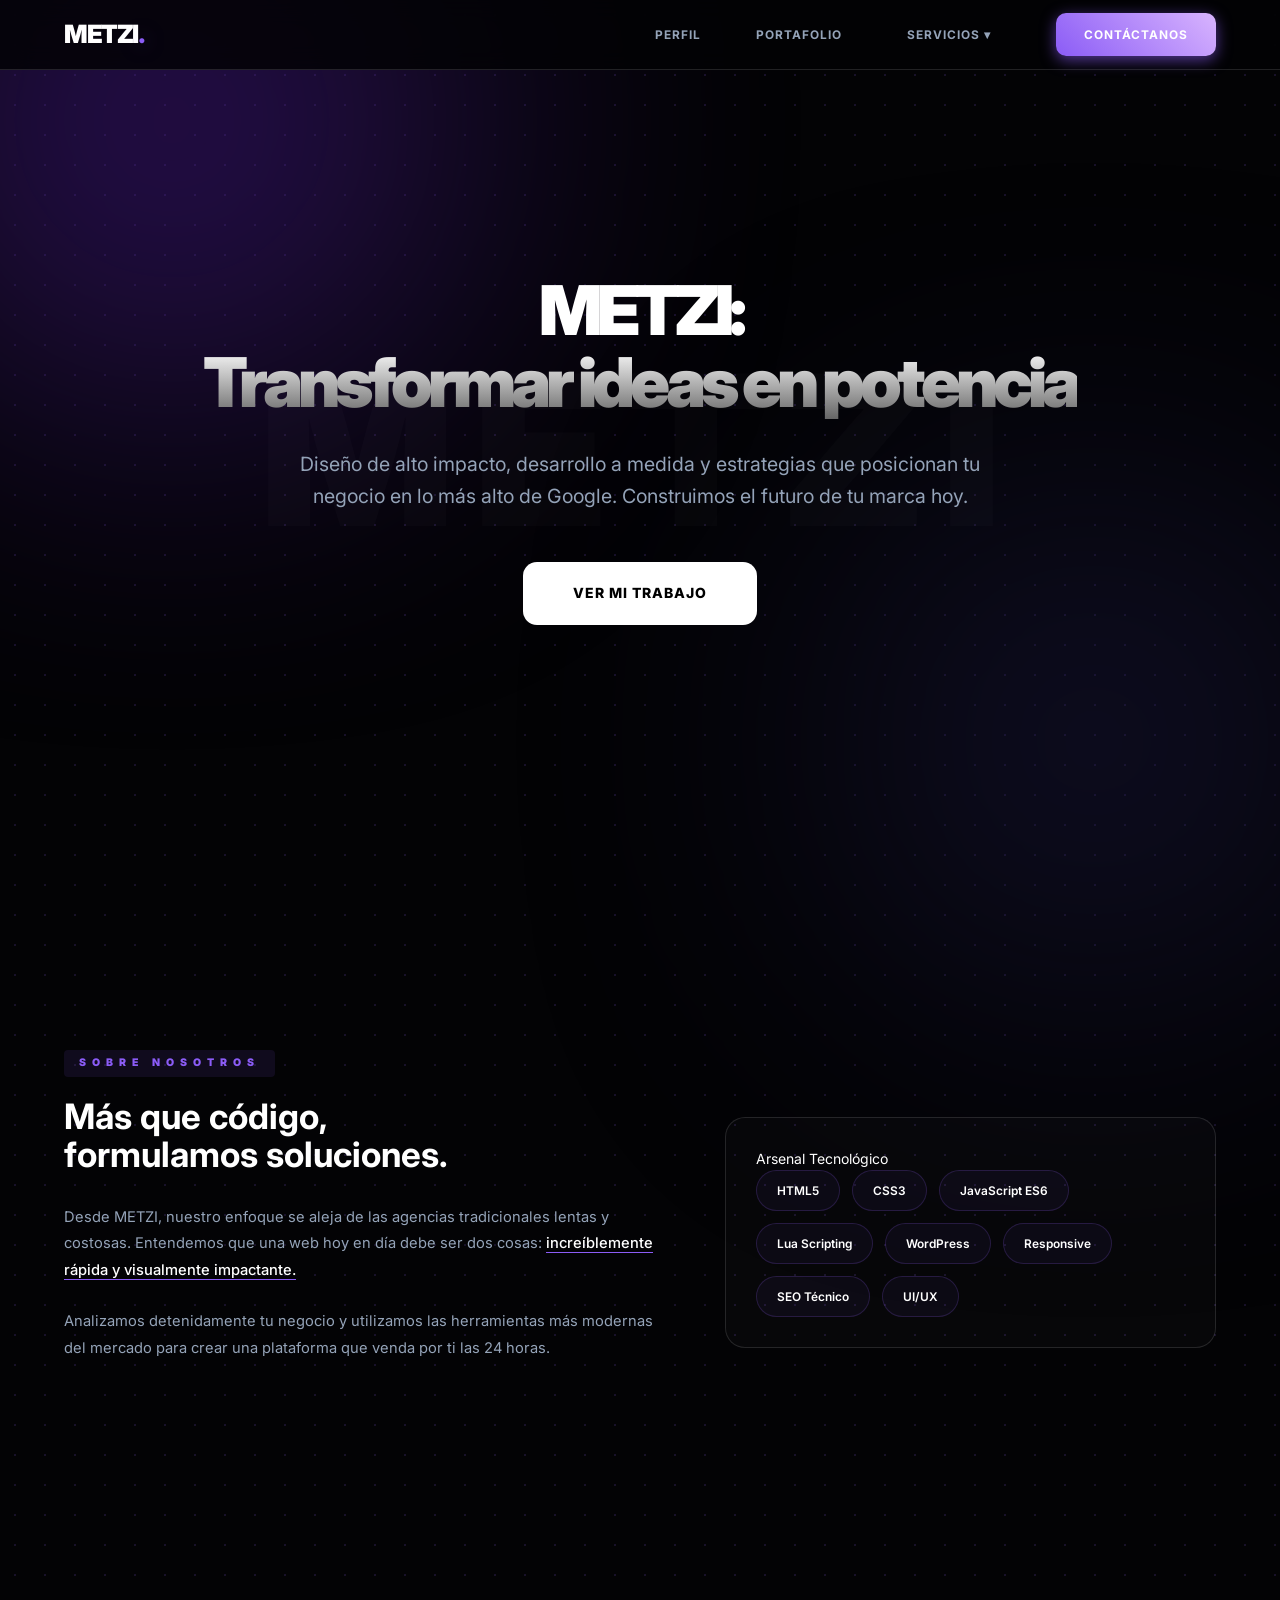
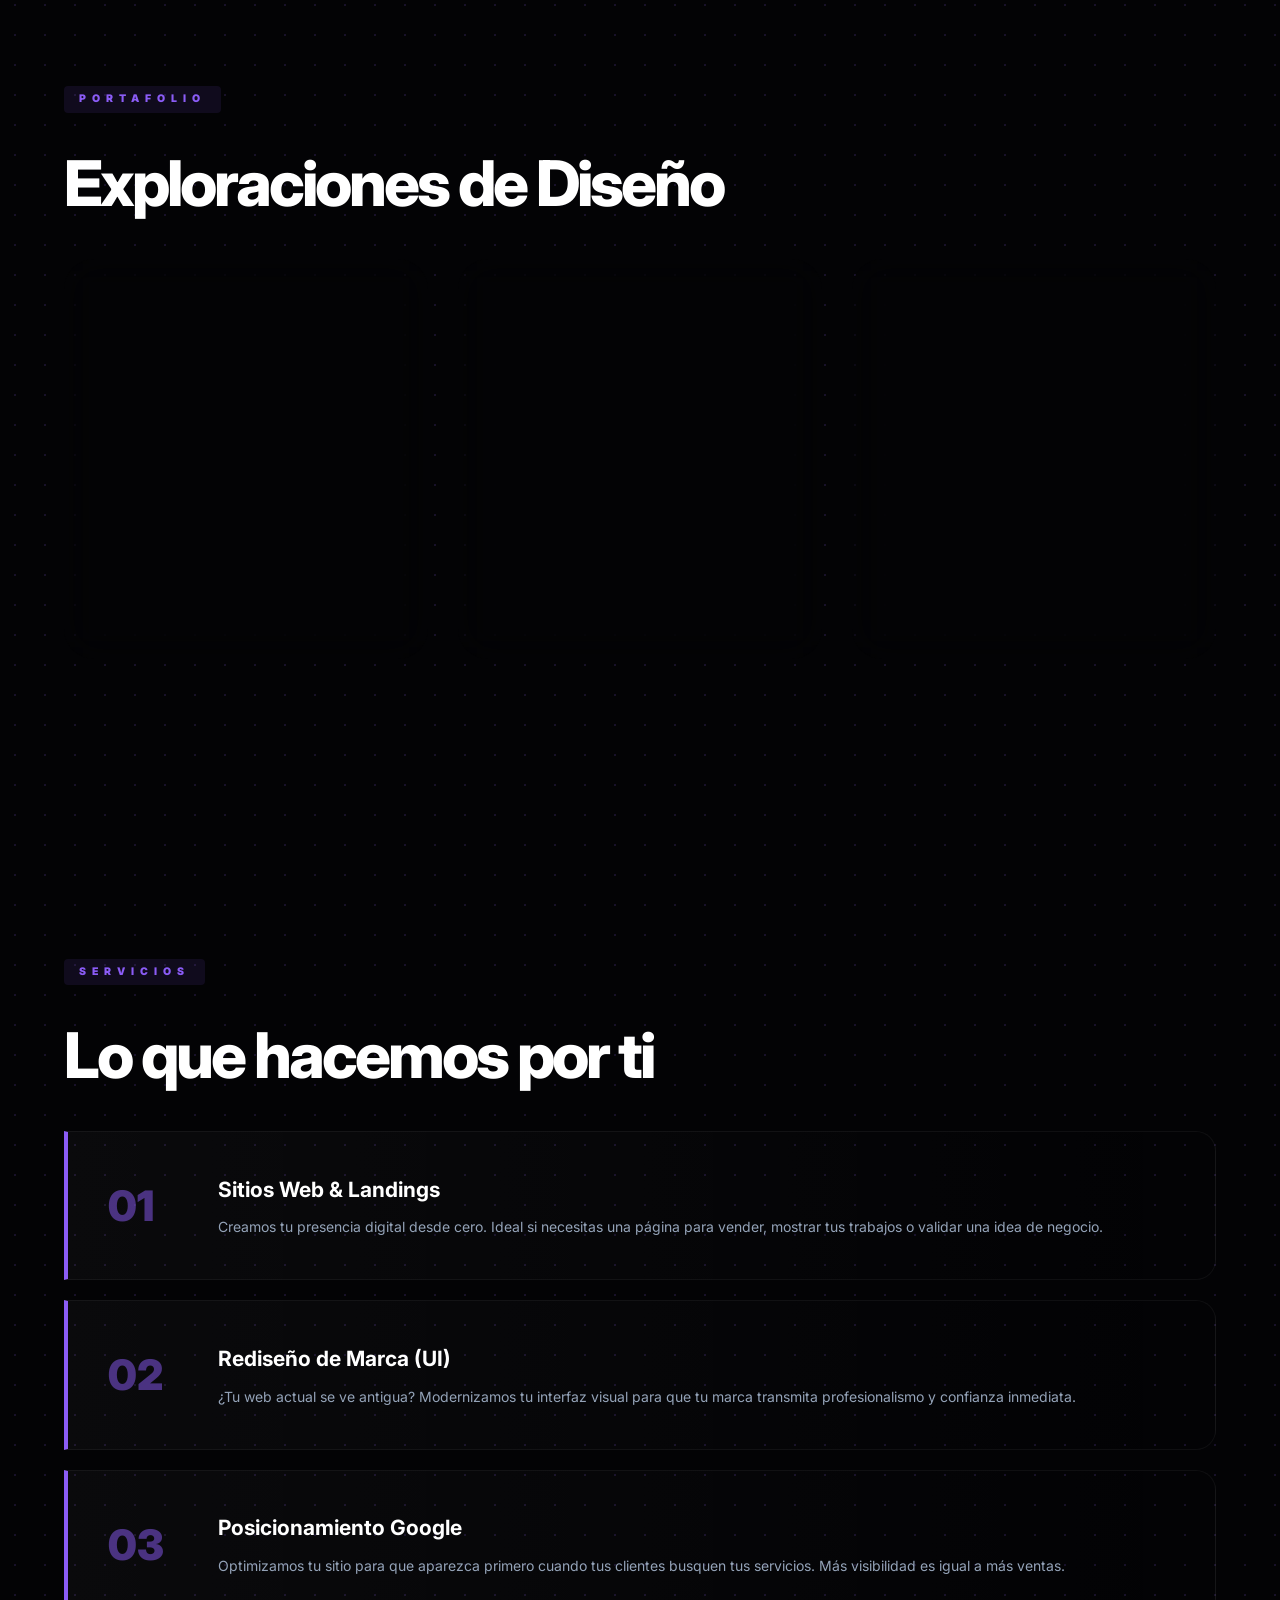
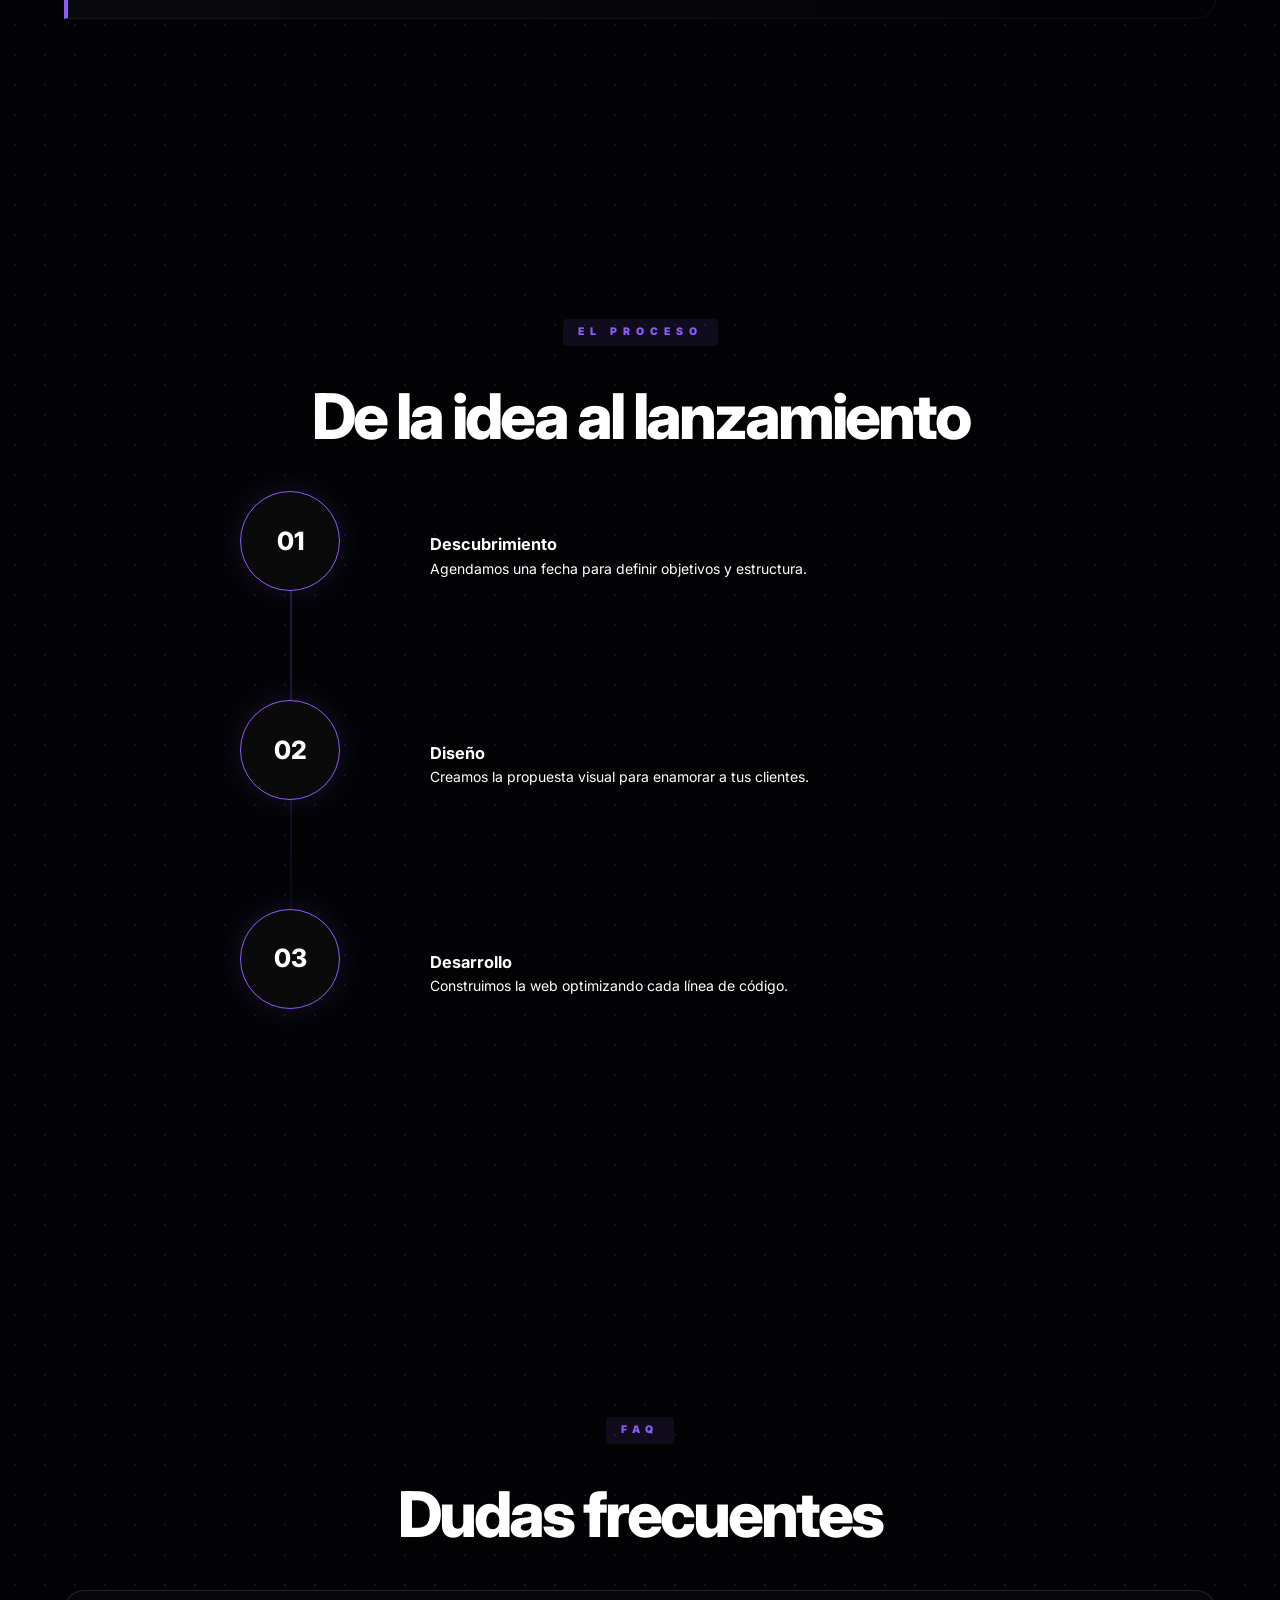
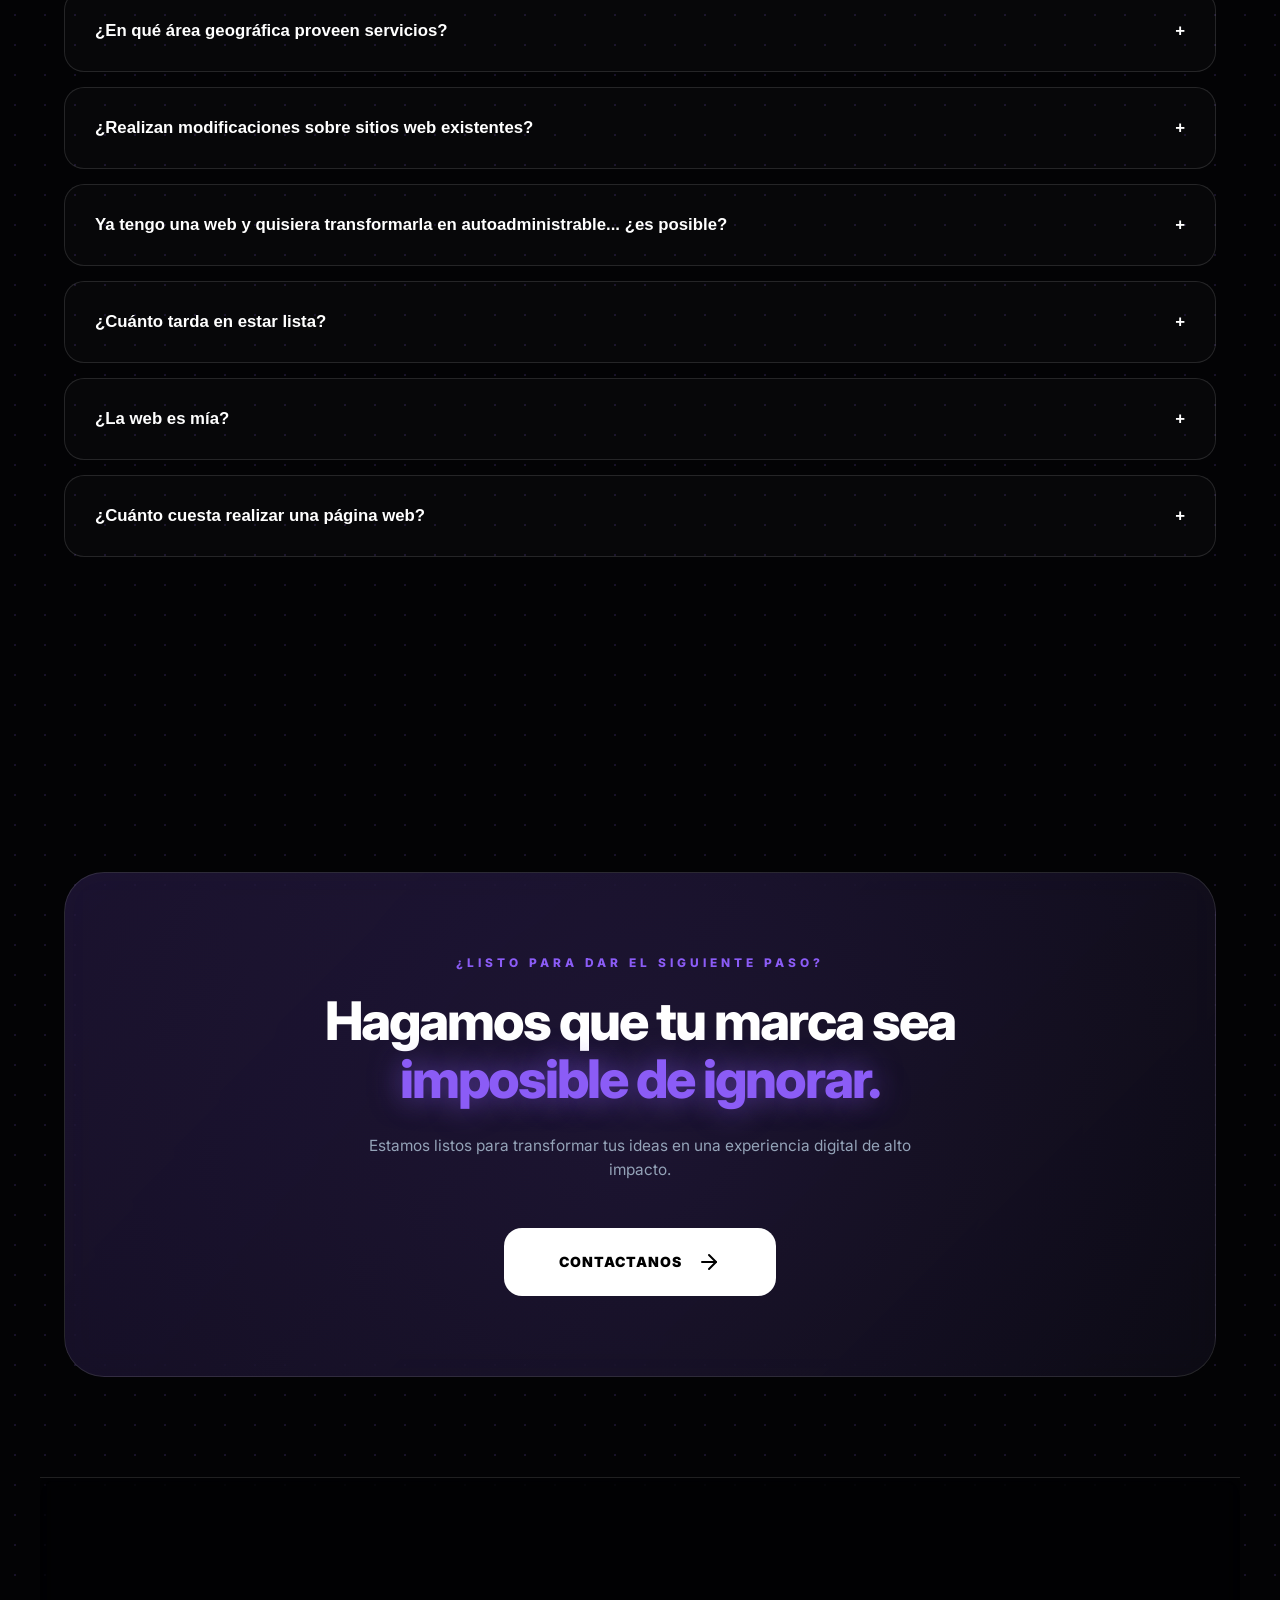
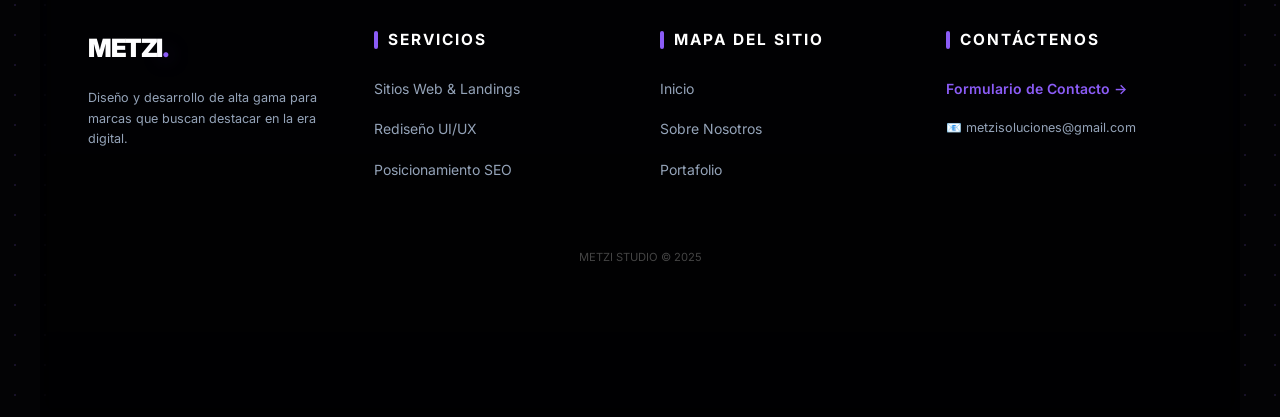
<file: index.html>
<!DOCTYPE html>
<html lang="es">
<head>
    <meta charset="UTF-8">
    <meta name="viewport" content="width=device-width, initial-scale=1.0">
    <title>METZI | Digital Studio</title>
    <link rel="preconnect" href="https://fonts.googleapis.com">
    <link rel="preconnect" href="https://fonts.gstatic.com" crossorigin>
    <link href="https://fonts.googleapis.com/css2?family=Inter:wght@300;400;500;600;800&display=swap" rel="stylesheet">
    
    <link rel="stylesheet" href="style.css">
</head>
<body>

    <div class="ambient-light">
        <div class="orb orb-1"></div>
        <div class="orb orb-2"></div>
        <div class="orb orb-3"></div>
    </div>

    <nav>
    <a href="index.html" class="logo">METZI<span>.</span></a>
    <div class="menu">
        <a href="index.html#perfil">Perfil</a>
        <a href="index.html#proyectos">Portafolio</a>
        
        <div class="dropdown">
            <a href="#servicios" class="dropdown-trigger">Servicios ▾</a>
            <div class="dropdown-content">
                <a href="webs.html">Sitios Web</a>
                <a href="ui.html">Diseño UI/UX</a>
                <a href="seo.html">Posicionamiento SEO</a>
            </div>
        </div>

        <a href="contact.html" class="nav-btn">Contáctanos</a>
    </div>
    </nav>

    <section class="hero">
        <h1>METZI: <br> Transformar ideas en potencia </h1>
        <p>Diseño de alto impacto, desarrollo a medida y estrategias que posicionan tu negocio en lo más alto de Google. Construimos el futuro de tu marca hoy.</p>
        <a href="#proyectos" class="btn-primary">Ver mi trabajo</a>
    </section>

    <section id="perfil" class="container reveal">
        <span class="section-title">Sobre Nosotros</span>
        <div class="about-grid">
            <div class="about-text">
                <h2 style="font-size: 2.5rem; margin-bottom: 30px; line-height: 1.1;">Más que código,<br>formulamos soluciones.</h2>
                <p>Desde METZI, nuestro enfoque se aleja de las agencias tradicionales lentas y costosas. Entendemos que una web hoy en día debe ser dos cosas: <span class="about-highlight">increíblemente rápida y visualmente impactante.</span></p>
                <p>Analizamos detenidamente tu negocio y utilizamos las herramientas más modernas del mercado para crear una plataforma que venda por ti las 24 horas.</p>
            </div>
            <div class="skills-box">
                <div class="skills-header">Arsenal Tecnológico</div>
                <div class="skills-list">
                    <div class="skill-tag">HTML5</div>
                    <div class="skill-tag">CSS3</div>
                    <div class="skill-tag">JavaScript ES6</div>
                    <div class="skill-tag">Lua Scripting</div>
                    <div class="skill-tag">WordPress</div>
                    <div class="skill-tag">Responsive</div>
                    <div class="skill-tag">SEO Técnico</div>
                    <div class="skill-tag">UI/UX</div>
                </div>
            </div>
        </div>
    </section>

<section id="proyectos" class="container reveal portfolio-section">
    <div class="section-header">
        <span class="section-title">Portafolio</span>
        <h2 class="title-accent">Exploraciones de Diseño</h2>
    </div>
    
    <div class="project-grid">
        
<div class="project-card" onclick="window.location.href='barber.html';">
    <div class="project-img p1"></div> 
    <div class="project-overlay">
        <div class="project-info">
            <div class="project-header">
                <h3>El Ritual</h3>
                <span class="p-tag">Branding</span>
            </div>
            <p class="project-desc">Identidad visual y experiencia digital para barbería premium</p>
        </div>
    </div>
</div>

        <div class="project-card" onclick="window.location.href='gimnasio.html';">
            <div class="project-img p2"></div>
            <div class="project-overlay">
                <div class="project-info">
                    <div class="project-header">
                        <h3>Obsifit</h3>
                        <span class="p-tag">Fitness Tech</span>
                    </div>
                    <p class="project-desc">PInterfaz de alto impacto para centros de entrenamiento de élite.</p>
                </div>
            </div>
        </div>

        <div class="project-card">
            <div class="project-img p3"></div>
            <div class="project-overlay">
                <div class="project-info">
                    <div class="project-header">
                        <h3>App Launch</h3>
                        <span class="p-tag">Landing Page</span>
                    </div>
                    <p class="project-desc">Página de aterrizaje de alta conversión.</p>
                </div>
            </div>
        </div>
        
    </div>
</section>

<section id="servicios" class="container reveal">
    <span class="section-title">Servicios</span>
    <div class="section-header">
        <h2>Lo que hacemos por ti</h2>
    </div>
    
    <div class="services-grid">
        
        <a href="webs.html" style="text-decoration: none; cursor: pointer;">
            <div class="service-item glass-card">
                <div class="service-icon">01</div>
                <div class="service-text">
                    <h3 style="font-size: 1.5rem; margin-bottom: 10px; color: #fff;">Sitios Web & Landings</h3>
                    <p style="color: var(--text-sec);">Creamos tu presencia digital desde cero. Ideal si necesitas una página para vender, mostrar tus trabajos o validar una idea de negocio.</p>
                </div>
            </div>
        </a>

        <a href="ui.html" style="text-decoration: none; cursor: pointer;">
            <div class="service-item glass-card">
                <div class="service-icon">02</div>
                <div class="service-text">
                    <h3 style="font-size: 1.5rem; margin-bottom: 10px; color: #fff;">Rediseño de Marca (UI)</h3>
                    <p style="color: var(--text-sec);">¿Tu web actual se ve antigua? Modernizamos tu interfaz visual para que tu marca transmita profesionalismo y confianza inmediata.</p>
                </div>
            </div>
        </a>

        <a href="seo.html" style="text-decoration: none; cursor: pointer;">
            <div class="service-item glass-card">
                <div class="service-icon">03</div>
                <div class="service-text">
                    <h3 style="font-size: 1.5rem; margin-bottom: 10px; color: #fff;">Posicionamiento Google</h3>
                    <p style="color: var(--text-sec);">Optimizamos tu sitio para que aparezca primero cuando tus clientes busquen tus servicios. Más visibilidad es igual a más ventas.</p>
                </div>
            </div>
        </a>

    </div>
</section>
    <section class="container reveal">
        <div class="section-header" style="text-align: center;">
            <span class="section-title">El Proceso</span>
            <h2>De la idea al lanzamiento</h2>
        </div>
        <div class="workflow-container">
            <div class="workflow-step">
                <div class="step-number">01</div>
                <div class="step-content glass-card">
                    <h3>Descubrimiento</h3>
                    <p>Agendamos una fecha para definir objetivos y estructura.</p>
                </div>
            </div>
            <div class="workflow-step">
                <div class="step-number">02</div>
                <div class="step-content glass-card">
                    <h3>Diseño</h3>
                    <p>Creamos la propuesta visual para enamorar a tus clientes.</p>
                </div>
            </div>
            <div class="workflow-step">
                <div class="step-number">03</div>
                <div class="step-content glass-card">
                    <h3>Desarrollo</h3>
                    <p>Construimos la web optimizando cada línea de código.</p>
                </div>
            </div>
        </div>
    </section>

    <section id="faq" class="container reveal">
        <div class="section-header" style="text-align: center;">
            <span class="section-title">FAQ</span>
            <h2>Dudas frecuentes</h2>
        </div>

            <div class="faq-item">
                <button class="faq-question">
                    ¿En qué área geográfica proveen servicios?
                    <span>+</span>
                </button>
                <div class="faq-answer">
                    Al ser un estudio digital, no tenemos fronteras. Brindamos servicios a clientes en toda Argentina y el resto del mundo de habla hispana, coordinando todo mediante reuniones virtuales y herramientas de gestión online.
                </div>
            </div>

            <div class="faq-item">
                <button class="faq-question">
                    ¿Realizan modificaciones sobre sitios web existentes?
                    <span>+</span>
                </button>
                <div class="faq-answer">
                    Sí, realizamos auditorías y rediseños. Si ya tienes una web pero se ve antigua o es lenta, podemos trabajar sobre ella para modernizar su estética y mejorar su rendimiento técnico sin que pierdas tu contenido actual.
                </div>
            </div>

            <div class="faq-item">
                <button class="faq-question">
                    Ya tengo una web y quisiera transformarla en autoadministrable... ¿es posible?
                    <span>+</span>
                </button>
                <div class="faq-answer">
                    Es una de nuestras especialidades. Podemos migrar tu sitio estático a un sistema autoadministrable (como WordPress), permitiéndote gestionar textos, imágenes y noticias de forma autónoma sin depender de un programador para cambios menores.
                </div>
            </div>

            <div class="faq-item">
                <button class="faq-question">
                    ¿Cuánto tarda en estar lista?
                    <span>+</span>
                </button>
                <div class="faq-answer">
                    El promedio es de 5 a 14 días, dependiendo de la complejidad.
                </div>
            </div>

            <div class="faq-item">
                <button class="faq-question">
                    ¿La web es mía?
                    <span>+</span>
                </button>
                <div class="faq-answer">
                    Sí, la web es 100% de tu propiedad una vez finalizada
                </div>
            </div>

            <div class="faq-item">
                <button class="faq-question">
                    ¿Cuánto cuesta realizar una página web?
                    <span>+</span>
                </button>
                <div class="faq-answer">
                    Cada proyecto es único y su costo depende de la complejidad y funcionalidades requeridas. Sin embargo, para simplificar el proceso, puedes <a href="contact.html" style="color: var(--accent); text-decoration: underline;">ponerte en contacto</a> con nosotros: te haremos algunas preguntas clave y te presentaremos la propuesta más conveniente para tu negocio.
                </div>
            </div>
    </section>

<section class="final-cta reveal container">
    <div class="cta-card">
        <div class="cta-content">
            <span class="cta-subtitle">¿Listo para dar el siguiente paso?</span>
            <h2 class="cta-title">Hagamos que tu marca sea <br><span>imposible de ignorar.</span></h2>
            <p class="cta-text">Estamos listos para transformar tus ideas en una experiencia digital de alto impacto.</p>
            <a href="contact.html" class="cta-btn-giant">
                CONTACTANOS
                <svg width="24" height="24" viewBox="0 0 24 24" fill="none" stroke="currentColor" stroke-width="2" stroke-linecap="round" stroke-linejoin="round"><line x1="5" y1="12" x2="19" y2="12"></line><polyline points="12 5 19 12 12 19"></polyline></svg>
            </a>
        </div>
    </div>
</section>

<footer id="contacto" class="container reveal">
    <div class="footer-grid">
        <div class="footer-col">
            <a href="index.html" class="logo" style="margin-bottom: 20px; display: inline-block;">METZI<span>.</span></a>
            <p style="color: var(--text-sec); font-size: 0.9rem; line-height: 1.6;">
                Diseño y desarrollo de alta gama para marcas que buscan destacar en la era digital.
            </p>
        </div>

        <div class="footer-col">
            <h4>Servicios</h4>
            <ul class="footer-links">
                <li><a href="webs.html">Sitios Web & Landings</a></li>
                <li><a href="ui.html">Rediseño UI/UX</a></li>
                <li><a href="seo.html">Posicionamiento SEO</a></li>
            </ul>
        </div>

        <div class="footer-col">
            <h4>Mapa del Sitio</h4>
            <ul class="footer-links">
                <li><a href="index.html">Inicio</a></li>
                <li><a href="index.html#perfil">Sobre Nosotros</a></li>
                <li><a href="index.html#proyectos">Portafolio</a></li>
            </ul>
        </div>

        <div class="footer-col">
            <h4>Contáctenos</h4>
            <ul class="footer-links" style="margin-bottom: 15px;">
                <li><a href="contact.html" style="color: var(--accent); font-weight: 600;">Formulario de Contacto →</a></li>
            </ul>            
            <p style="color: var(--text-sec); margin-bottom: 10px; font-size: 0.9rem;">📧 metzisoluciones@gmail.com</p>
            
        </div>
    </div>
    <p style="text-align: center; margin-top: 50px; color: #444; font-size: 0.8rem;">METZI STUDIO © 2025</p>
</footer>

    <script>
        const observer = new IntersectionObserver((entries) => {
            entries.forEach(entry => {
                if (entry.isIntersecting) entry.target.classList.add('active');
            });
        }, { threshold: 0.1 });
        document.querySelectorAll('.reveal').forEach(el => observer.observe(el));

        document.querySelectorAll('.faq-question').forEach(button => {
            button.addEventListener('click', () => {
                button.parentElement.classList.toggle('active');
            });
        });
    </script>
</body>
</html>
</file>
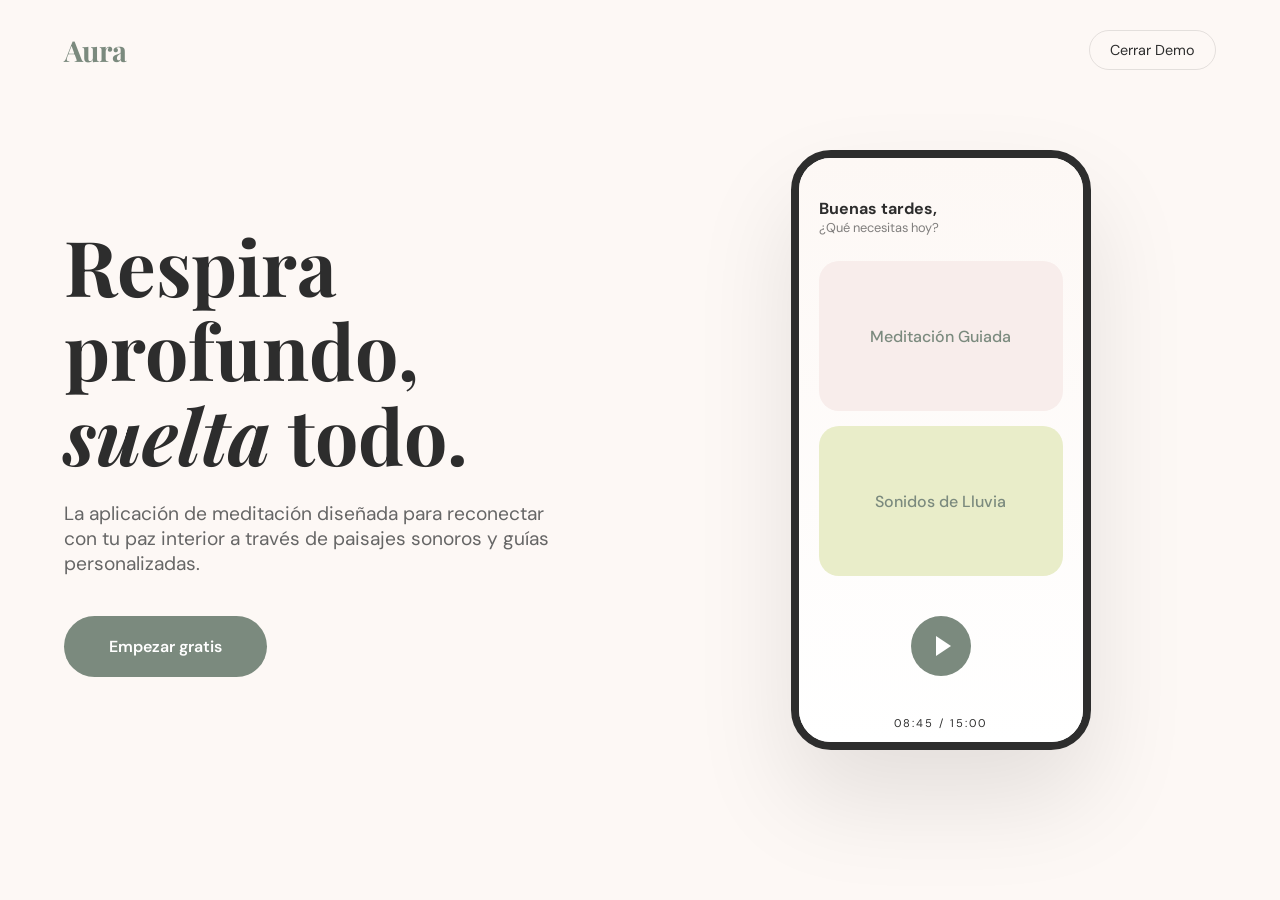
<file: applaunch.html>
<!DOCTYPE html>
<html lang="es">
<head>
    <meta charset="UTF-8">
    <meta name="viewport" content="width=device-width, initial-scale=1.0">
    <title>Aura | Encuentra tu calma interior</title>
    <link href="https://fonts.googleapis.com/css2?family=DM+Sans:wght@400;500;700&family=Playfair+Display:ital,wght@0,700;1,700&display=swap" rel="stylesheet">
    <style>
        :root {
            --aura-peach: #fdf8f5;
            --aura-sage: #7b8a7e;
            --aura-accent: #d4a373;
            --text-dark: #2d2d2d;
        }

        * { margin: 0; padding: 0; box-sizing: border-box; }
        
        body { 
            background-color: var(--aura-peach); 
            color: var(--text-dark); 
            font-family: 'DM Sans', sans-serif;
            overflow-x: hidden;
        }

        /* Navegación */
        nav {
            padding: 30px 5%;
            display: flex;
            justify-content: space-between;
            align-items: center;
        }

        .logo { font-family: 'Playfair Display', serif; font-size: 1.8rem; font-weight: 700; color: var(--aura-sage); }
        
        .back-link { 
            text-decoration: none; color: var(--text-dark); font-size: 0.9rem; 
            border: 1px solid rgba(0,0,0,0.1); padding: 10px 20px; border-radius: 30px;
        }

        /* Hero Section */
        .hero {
            display: grid;
            grid-template-columns: 1fr 1fr;
            align-items: center;
            padding: 50px 5% 100px;
            gap: 50px;
        }

        .hero-content h1 {
            font-family: 'Playfair Display', serif;
            font-size: clamp(3rem, 6vw, 5rem);
            line-height: 1.1;
            margin-bottom: 25px;
        }

        .hero-content p {
            font-size: 1.2rem;
            color: #666;
            margin-bottom: 40px;
            max-width: 500px;
        }

        /* Simulación de App en iPhone */
        .phone-mockup {
            position: relative;
            width: 300px;
            height: 600px;
            background: #fff;
            border-radius: 40px;
            margin: 0 auto;
            border: 8px solid #2d2d2d;
            overflow: hidden;
            box-shadow: 0 50px 100px rgba(0,0,0,0.1);
        }

        .app-screen {
            padding: 20px;
            background: linear-gradient(180deg, #fdf8f5 0%, #fff 100%);
            height: 100%;
        }

        .app-card {
            background: #f8edeb;
            height: 150px;
            border-radius: 20px;
            margin-bottom: 15px;
            display: flex;
            align-items: center;
            justify-content: center;
            font-weight: 500;
            color: var(--aura-sage);
        }

        .play-btn {
            width: 60px; height: 60px; background: var(--aura-sage);
            border-radius: 50%; margin: 40px auto;
            display: flex; align-items: center; justify-content: center;
        }

        /* Botón de descarga */
        .download-btn {
            background: var(--aura-sage);
            color: white;
            padding: 20px 45px;
            border-radius: 40px;
            text-decoration: none;
            font-weight: 600;
            display: inline-block;
            transition: 0.3s;
        }

        .download-btn:hover { background: var(--aura-accent); transform: translateY(-3px); }

        @media (max-width: 900px) {
            .hero { grid-template-columns: 1fr; text-align: center; }
            .hero-content p { margin: 0 auto 40px; }
        }
    </style>
</head>
<body>

    <nav>
        <span class="logo">Aura</span>
        <a href="index.html" class="back-link">Cerrar Demo</a>
    </nav>

    <section class="hero">
        <div class="hero-content">
            <h1>Respira profundo, <i>suelta</i> todo.</h1>
            <p>La aplicación de meditación diseñada para reconectar con tu paz interior a través de paisajes sonoros y guías personalizadas.</p>
            <a href="#" class="download-btn">Empezar gratis</a>
        </div>

        <div class="phone-mockup">
            <div class="app-screen">
                <div style="margin-top: 20px; font-weight: 700;">Buenas tardes,</div>
                <div style="font-size: 0.8rem; opacity: 0.6; margin-bottom: 25px;">¿Qué necesitas hoy?</div>
                
                <div class="app-card">Meditación Guiada</div>
                <div class="app-card" style="background: #e9edc9;">Sonidos de Lluvia</div>
                
                <div class="play-btn">
                    <div style="width: 0; height: 0; border-top: 10px solid transparent; border-bottom: 10px solid transparent; border-left: 15px solid white; margin-left: 5px;"></div>
                </div>
                
                <div style="text-align: center; font-size: 0.7rem; letter-spacing: 2px;">08:45 / 15:00</div>
            </div>
        </div>
    </section>

</body>
</html>
</file>
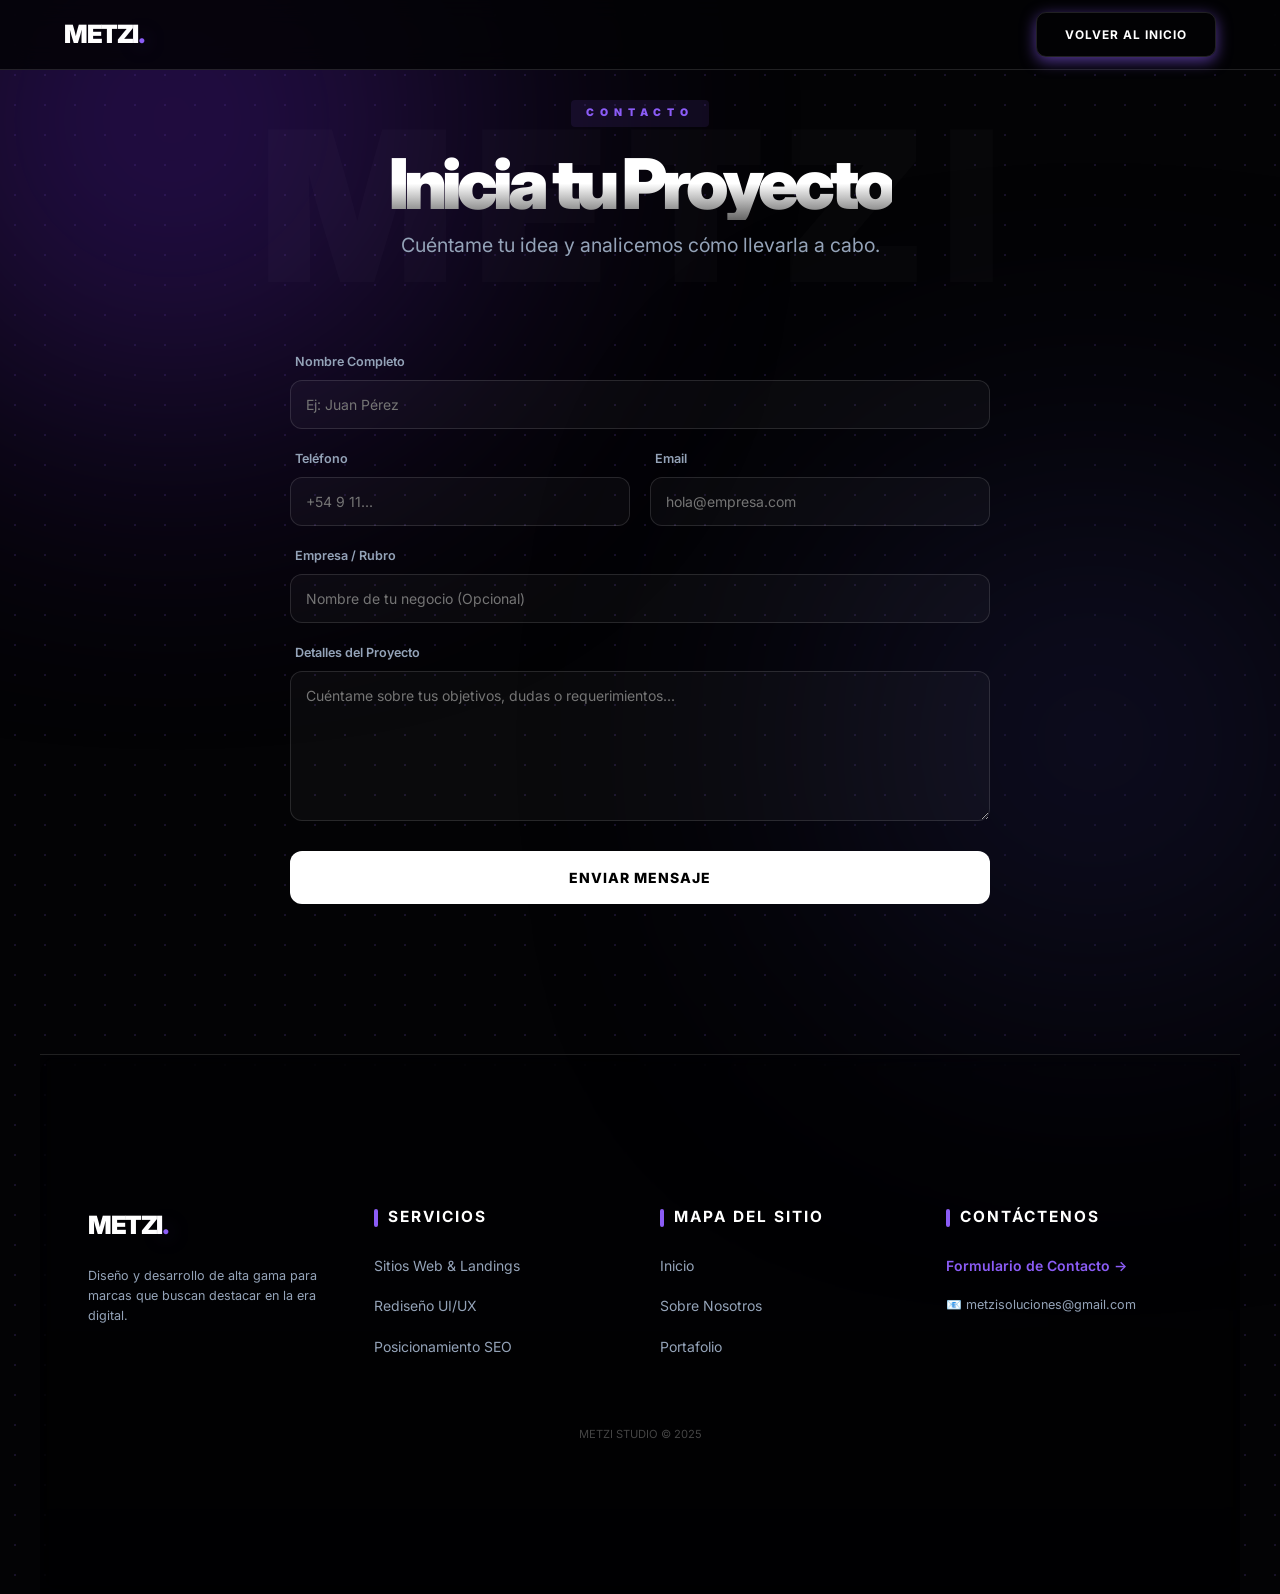
<file: contact.html>
<!DOCTYPE html>
<html lang="es">
<head>
    <meta charset="UTF-8">
    <meta name="viewport" content="width=device-width, initial-scale=1.0">
    <title>Contacto | METZI</title>
    
    <link rel="preconnect" href="https://fonts.googleapis.com">
    <link rel="preconnect" href="https://fonts.gstatic.com" crossorigin>
    <link href="https://fonts.googleapis.com/css2?family=Inter:wght@300;400;500;600;800&display=swap" rel="stylesheet">
    
    <link rel="stylesheet" href="style.css">

    <style>
        /* Esto obliga al navegador a usar la fuente correcta sí o sí */
        button, input, textarea, .submit-btn {
            font-family: 'Inter', sans-serif !important;
        }
    </style>
</head>
<body>

    <div class="ambient-light">
        <div class="orb orb-1"></div>
        <div class="orb orb-2"></div>
    </div>

    <nav>
        <a href="index.html" class="logo">METZI<span>.</span></a>
        <div class="menu">
            <a href="index.html" class="nav-btn" style="background: transparent; border: 1px solid var(--border);">Volver al Inicio</a>
        </div>
    </nav>

    <section class="container" style="padding-top: 100px;">
        
        <div class="hero" style="min-height: auto; margin-bottom: 40px; padding: 0;">
            <span class="section-title">Contacto</span>
            <h1 style="font-size: 5rem; margin-bottom: 10px;">Inicia tu Proyecto</h1>
            <p>Cuéntame tu idea y analicemos cómo llevarla a cabo.</p>
        </div>

        <div class="glass-card contact-wrapper">
            <form action="https://formspree.io/f/mbdallgz" method="POST" class="contact-wrapper">
    <div class="form-grid">
        <div class="input-group full-width">
            <label for="name">Nombre Completo</label>
            <input type="text" name="name" id="name" placeholder="Ej: Juan Pérez" required>
        </div>

        <div class="input-group">
            <label for="phone">Teléfono</label>
            <input type="tel" name="phone" id="phone" placeholder="+54 9 11...">
        </div>

        <div class="input-group">
            <label for="email">Email</label>
            <input type="email" name="email" id="email" placeholder="hola@empresa.com" required>
        </div>

        <div class="input-group full-width">
            <label for="company">Empresa / Rubro</label>
            <input type="text" name="company" id="company" placeholder="Nombre de tu negocio (Opcional)">
        </div>

        <div class="input-group full-width">
            <label for="message">Detalles del Proyecto</label>
            <textarea name="message" id="message" placeholder="Cuéntame sobre tus objetivos, dudas o requerimientos..." required></textarea>
        </div>

        <button type="submit" class="submit-btn">ENVIAR MENSAJE</button>
    </div>
</form>
        </div>
    </section>

<footer class="container reveal">
    <div class="footer-grid">
        <div class="footer-col">
            <a href="index.html" class="logo" style="margin-bottom: 20px; display: inline-block;">METZI<span>.</span></a>
            <p style="color: var(--text-sec); font-size: 0.9rem; line-height: 1.6;">
                Diseño y desarrollo de alta gama para marcas que buscan destacar en la era digital.
            </p>
        </div>

        <div class="footer-col">
            <h4>Servicios</h4>
            <ul class="footer-links">
                <li><a href="webs.html">Sitios Web & Landings</a></li>
                <li><a href="ui.html">Rediseño UI/UX</a></li>
                <li><a href="seo.html">Posicionamiento SEO</a></li>
            </ul>
        </div>

        <div class="footer-col">
            <h4>Mapa del Sitio</h4>
            <ul class="footer-links">
                <li><a href="index.html">Inicio</a></li>
                <li><a href="index.html#perfil">Sobre Nosotros</a></li>
                <li><a href="index.html#proyectos">Portafolio</a></li>
            </ul>
        </div>

        <div class="footer-col">
            <h4>Contáctenos</h4>
            <ul class="footer-links">
                <li><a href="contact.html" style="color: var(--accent); font-weight: 600;">Formulario de Contacto →</a></li>
            </ul>            
            <p style="color: var(--text-sec); margin-bottom: 10px; font-size: 0.9rem;">📧 metzisoluciones@gmail.com</p>
        
        </div>
    </div>
    <p style="text-align: center; margin-top: 50px; color: #444; font-size: 0.8rem;">METZI STUDIO © 2025</p>
</footer>

    <script>
        const observer = new IntersectionObserver((entries) => {
            entries.forEach(entry => {
                if (entry.isIntersecting) entry.target.classList.add('active');
            });
        }, { threshold: 0.1 });
        document.querySelectorAll('.reveal').forEach(el => observer.observe(el));

        document.querySelectorAll('.faq-question').forEach(button => {
            button.addEventListener('click', () => {
                button.parentElement.classList.toggle('active');
            });
        });
    </script>
</body>
</html>
</file>
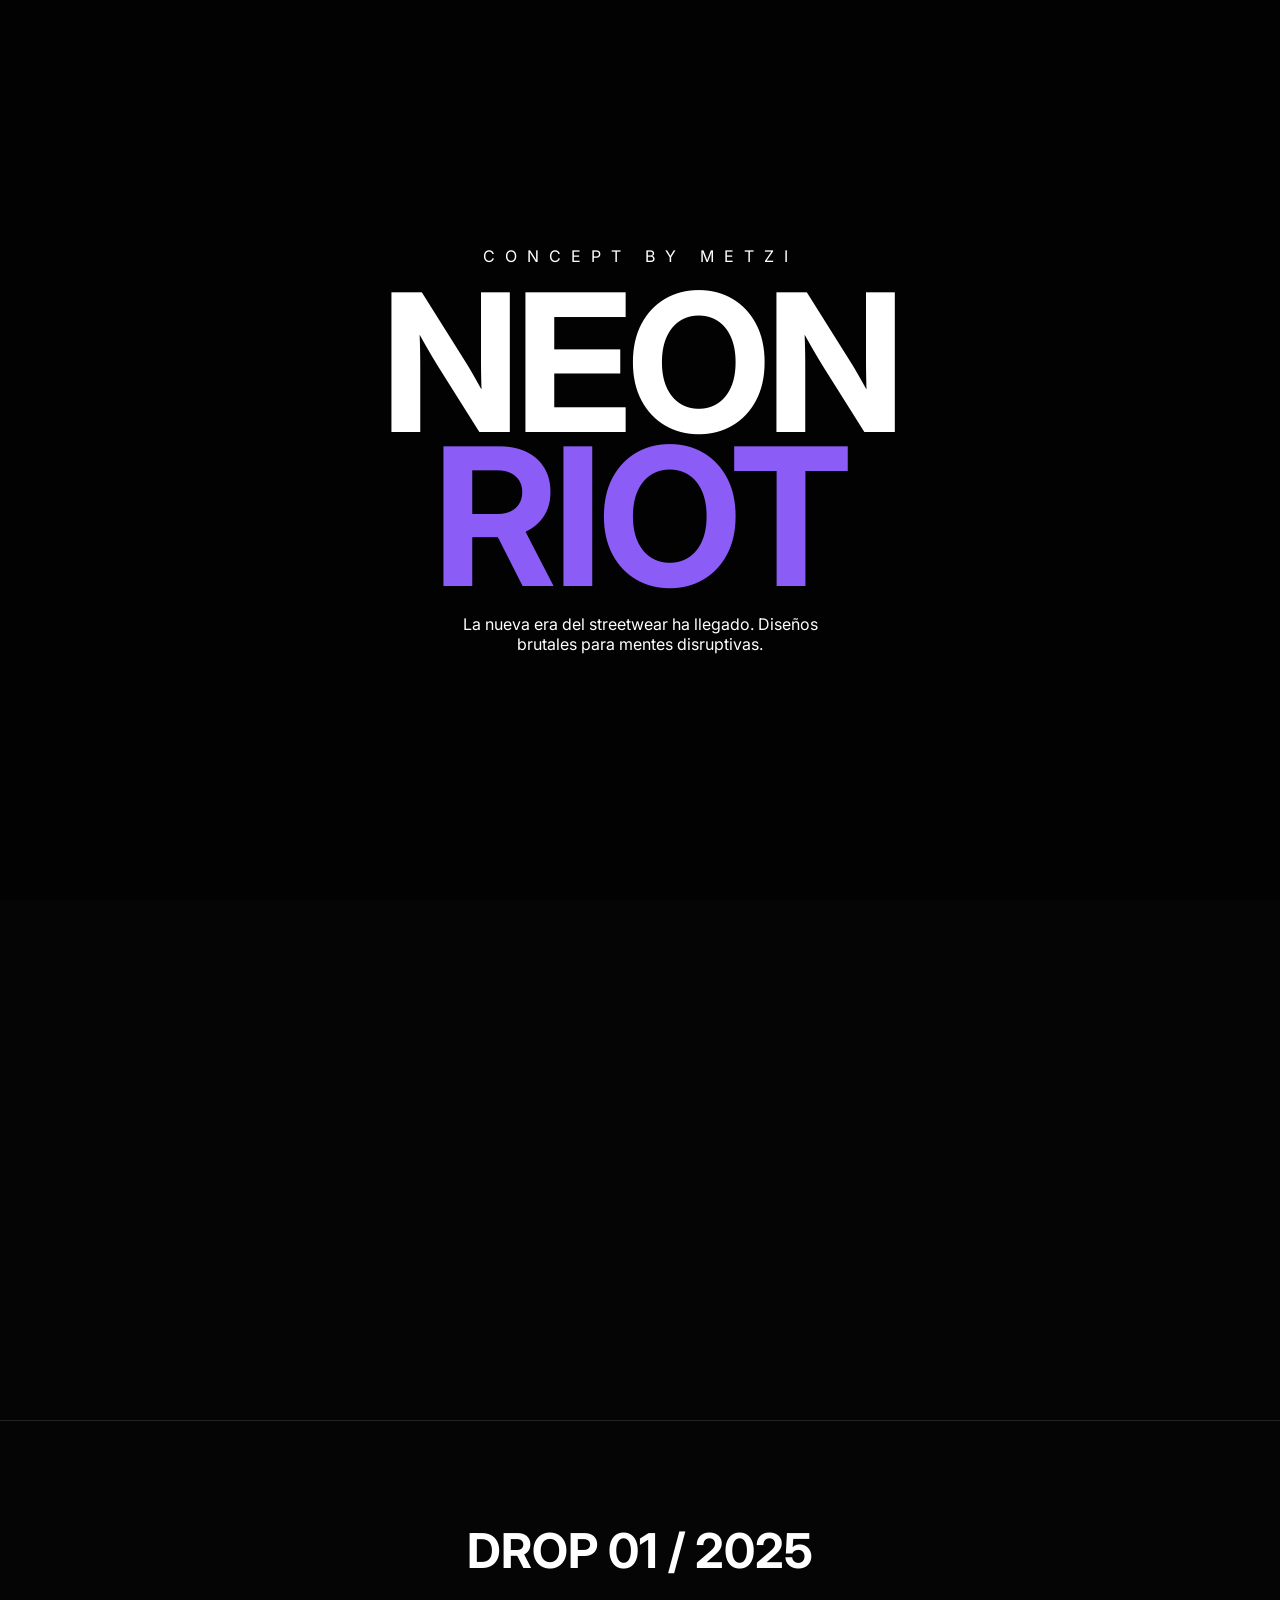
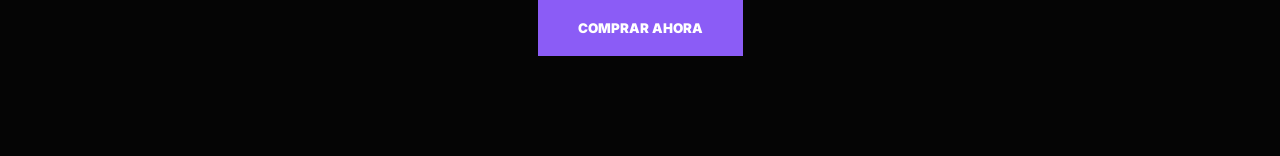
<file: modaurbana.html>
<!DOCTYPE html>
<html lang="es">
<head>
    <meta charset="UTF-8">
    <meta name="viewport" content="width=device-width, initial-scale=1.0">
    <title>NEON RIOT | Urban Fashion Concept</title>
    <link href="https://fonts.googleapis.com/css2?family=Inter:wght@900&display=swap" rel="stylesheet">
    <style>
        :root {
            --accent: #8b5cf6; 
            --black: #050505;
            --white: #ffffff;
        }
        * { margin:0; padding:0; box-sizing:border-box; font-family: 'Inter', sans-serif; }
        body { background: var(--black); color: var(--white); overflow-x: hidden; }

        /* Hero Section */
        .hero {
            height: 100vh;
            display: flex;
            flex-direction: column;
            justify-content: center;
            align-items: center;
            background: linear-gradient(rgba(0,0,0,0.6), rgba(0,0,0,0.6)), 
                        url('https://images.unsplash.com/photo-1515886657613-9f3515b0c78f?q=80&w=1000') center/cover;
            text-align: center;
        }
        h1 { font-size: 15vw; line-height: 0.8; letter-spacing: -5px; text-transform: uppercase; }
        .accent-text { color: var(--accent); }

        /* Gallery */
        .gallery {
            display: grid;
            grid-template-columns: repeat(auto-fit, minmax(300px, 1fr));
            gap: 10px;
            padding: 10px;
        }
        .item {
            height: 500px;
            background-size: cover;
            background-position: center;
            filter: grayscale(100%);
            transition: 0.5s;
            display: flex;
            align-items: flex-end;
            padding: 20px;
            text-decoration: none;
            color: white;
        }
        .item:hover { filter: grayscale(0%); transform: scale(0.98); }
        .item h2 { font-size: 2rem; text-transform: uppercase; opacity: 0; transition: 0.3s; }
        .item:hover h2 { opacity: 1; }

    </style>
</head>
<body>



    <section class="hero">
        <p style="letter-spacing: 10px; margin-bottom: 20px;">CONCEPT BY METZI</p>
        <h1>NEON<br><span class="accent-text">RIOT</span></h1>
        <p style="margin-top: 20px; max-width: 400px;">La nueva era del streetwear ha llegado. Diseños brutales para mentes disruptivas.</p>
    </section>

    <section class="gallery">
        <div class="item" style="background-image: url('https://images.unsplash.com/photo-1529139513477-3235a7ad975a?q=80&w=800')">
            <h2>Hoddies</h2>
        </div>
        <div class="item" style="background-image: url('https://images.unsplash.com/photo-1552346154-21d32810aba3?q=80&w=800')">
            <h2>Sneakers</h2>
        </div>
        <div class="item" style="background-image: url('https://images.unsplash.com/photo-1509631179647-0177331693ae?q=80&w=800')">
            <h2>Accessories</h2>
        </div>
    </section>

    <footer style="padding: 100px 20px; text-align: center; border-top: 1px solid #222;">
        <h2 style="font-size: 3rem; margin-bottom: 20px;">DROP 01 / 2025</h2>
        <button style="background: var(--accent); color: white; border: none; padding: 20px 40px; font-weight: 900; cursor: pointer;">COMPRAR AHORA</button>
    </footer>

</body>
</html>
</file>
<file: style.css>
/* --- CONFIGURACIÓN AVANZADA Y VARIABLES --- */
:root {
    --bg: #030305;
    --footer-overlay: rgba(0, 0, 0, 0.4);
    --surface: rgba(255, 255, 255, 0.04);
    --surface-hover: rgba(255, 255, 255, 0.08);
    --border: rgba(255, 255, 255, 0.12);
    --accent: #8b5cf6;
    --accent-glow: rgba(139, 92, 246, 0.6);
    --text-main: #ffffff;
    --text-sec: #94a3b8;
    --grid-dot: rgba(139, 92, 246, 0.15);
}

/* --- ESTA ES LA CLAVE PARA TU MONITOR --- */
html {
    font-size: 14px; /* Forzamos a que la base sea más chica (normalmente es 16px) */
    scroll-behavior: smooth; /* Mejor rendimiento aplicándolo aquí en lugar de en '*' */
}
/* Esto reducirá automáticamente todos los textos gigantes, márgenes y títulos */

* { margin: 0; padding: 0; box-sizing: border-box; }

body {
    background-color: var(--bg);
    color: var(--text-main);
    font-family: 'Inter', sans-serif;
    overflow-x: hidden;
    line-height: 1.6;
    /* Patrón de puntos para dar textura y que no se vea vacío */
    background-image: radial-gradient(var(--grid-dot) 1px, transparent 1px);
    background-size: 30px 30px;
}

/* --- UI GLOBAL & SCROLLBAR (NUEVO) --- */
::-webkit-scrollbar { width: 10px; }
::-webkit-scrollbar-track { background: var(--bg); }
::-webkit-scrollbar-thumb { 
    background: var(--border); 
    border-radius: 5px; 
    border: 2px solid var(--bg); /* Crea un margen visual */
}
::-webkit-scrollbar-thumb:hover { background: var(--accent); }

::selection { background: var(--accent); color: #fff; }

:focus-visible {
    outline: 2px solid var(--accent); outline-offset: 4px; border-radius: 4px;
}

/* --- ILUMINACIÓN AMBIENTAL --- */
.ambient-light {
    position: fixed; top: 0; left: 0; width: 100%; height: 100%; z-index: -1; pointer-events: none;
}
.orb {
    position: absolute; border-radius: 50%; filter: blur(140px); opacity: 0.5; animation: orbit 25s infinite linear;
}
.orb-1 { width: 600px; height: 600px; background: #4c1d95; top: -20%; left: -10%; }
.orb-2 { width: 500px; height: 500px; background: #1e1b4b; bottom: -10%; right: -5%; animation-direction: reverse; }

@keyframes orbit {
    from { transform: rotate(0deg) translateX(50px) rotate(0deg); }
    to { transform: rotate(360deg) translateX(50px) rotate(-360deg); }
}

nav {
    position: fixed;
    top: 0;
    width: 100%;
    padding: 15px 5%;
    display: flex;
    justify-content: space-between; /* Empuja logo a la izquierda y menú a la derecha */
    align-items: center;
    z-index: 1000;
    background: rgba(3, 3, 5, 0.85);
    -webkit-backdrop-filter: blur(12px); /* Soporte para Safari/iOS */
    backdrop-filter: blur(12px);
    border-bottom: 1px solid var(--border);
    height: 70px; /* Altura fija para mantener alineación vertical */
}

.menu {
    display: flex;
    align-items: center;
    gap: 20px; /* Espacio base */
    flex-wrap: nowrap; /* Prohíbe que los botones salten a otra fila */
    flex-shrink: 0; /* EVITA QUE LOS BOTONES SE ACHIQUEN O DESAPAREZCAN */
}

.menu a {
    white-space: nowrap; /* Evita que "Servicios" o "Contáctanos" se partan en dos líneas */
    text-decoration: none;
    color: var(--text-sec);
    font-size: 1rem;
    transition: 0.3s;
}

/* Cuando la pantalla es menor a 1100px (Laptops) */
@media (max-width: 1100px) {
    .menu {
        gap: 12px; /* Reducimos el espacio entre Perfil, Portafolio, Servicios y Contacto */
    }
    .menu a {
        font-size: 0.85rem; /* Achicamos un poco la letra */
    }
}

/* Cuando la pantalla es menor a 768px (Celulares/Tablets) */
@media (max-width: 768px) {
    nav {
        padding: 0 3%; /* Usamos más ancho de la pantalla */
    }
    .menu {
        gap: 8px; /* Espacio mínimo */
    }
    .menu a {
        font-size: 0.75rem; /* Letra pequeña para que entre todo */
    }
    .nav-btn {
        padding: 6px 12px !important; /* El botón violeta se hace más compacto */
    }
}

.logo { font-weight: 900; font-size: 1.8rem; letter-spacing: -1.5px; text-transform: uppercase; color: #fff; text-decoration: none; }
.logo span { color: var(--accent); text-shadow: 0 0 20px var(--accent-glow); }

.menu a { color: var(--text-sec); text-decoration: none; margin-left: 35px; font-size: 0.85rem; font-weight: 700; text-transform: uppercase; letter-spacing: 1px; transition: 0.3s; }
.menu a:hover { color: var(--accent); }

.nav-btn {
    background: linear-gradient(45deg, var(--accent), #d8b4fe); padding: 12px 28px; border-radius: 10px; color: #fff !important; border: none; box-shadow: 0 4px 15px var(--accent-glow);
}


/* --- ESTILOS DEL MENÚ DESPLEGABLE (SIMÉTRICO) --- */
.dropdown {
    position: relative;
    display: inline-block;
}

.dropdown-trigger {
    cursor: pointer;
    padding: 15px 10px;
}

.dropdown-content {
    display: none;
    position: absolute;
    top: 100%;
    left: 60%;
    transform: translateX(-50%); /* Centra el menú respecto a la palabra Servicios */
    background: rgba(10, 10, 15, 0.98); 
    -webkit-backdrop-filter: blur(15px);
    backdrop-filter: blur(15px);
    border: 1px solid var(--border);
    
    /* Ancho fijo para evitar que se deforme o se vea asimétrico */
    width: 200px; 
    padding: 0; 
    margin: 0;
    
    border-radius: 12px;
    z-index: 1000;
    margin-top: 5px;
    box-shadow: 0 20px 40px rgba(0,0,0,0.6);
    overflow: hidden; 
}

/* Puente invisible para que no se cierre al bajar el mouse */
.dropdown-content::after {
    content: '';
    position: absolute;
    top: -20px;
    left: 0;
    width: 100%;
    height: 20px;
    background: transparent;
}

.dropdown-content a {
    color: var(--text-sec);
    padding: 14px 0; /* Padding arriba y abajo, 0 a los lados */
    text-decoration: none;
    display: block; 
    font-size: 0.9rem;
    transition: all 0.2s ease;
    text-align: center; /* Centra el texto perfectamente */
    width: 100%; 
    margin: 0;
    box-sizing: border-box;
}

.dropdown-content a:hover {
    color: #fff;
    background: var(--surface-hover); 
    /* Eliminamos cualquier desplazamiento lateral (padding-left) para mantener la simetría */
}

/* Mostrar al pasar el cursor */
.dropdown:hover .dropdown-content {
    display: block;
    animation: fadeInDown 0.3s ease;
}

@keyframes fadeInDown {
    from { opacity: 0; transform: translateX(-50%) translateY(-5px); }
    to { opacity: 1; transform: translateX(-50%) translateY(0); }
}
/* --- HERO --- */
.hero { min-height: 100vh; display: flex; flex-direction: column; justify-content: center; align-items: center; text-align: center; padding: 0 20px; position: relative; }

.hero::after {
    content: "METZI"; position: absolute; font-size: 15rem; font-weight: 900; color: rgba(255,255,255,0.02); z-index: -1; letter-spacing: 20px;
}

.hero h1 {
    font-size: 4.9rem; font-weight: 900; line-height: 1.05; letter-spacing: -5px; margin-bottom: 30px;
    background: linear-gradient(to bottom, #fff 50%, #666); -webkit-background-clip: text; background-clip: text; -webkit-text-fill-color: transparent;
    text-wrap: balance; /* Evita que queden palabras solas en una línea nueva */
}
.hero p { font-size: 1.4rem; color: var(--text-sec); max-width: 700px; margin-bottom: 50px; font-weight: 400; }

.btn-primary {
    background: #fff; color: #000; padding: 20px 50px; border-radius: 14px; font-weight: 800; text-transform: uppercase; letter-spacing: 1px; text-decoration: none; transition: 0.4s;
}
.btn-primary:hover { transform: translateY(-5px); box-shadow: 0 20px 40px rgba(139, 92, 246, 0.3); background: var(--accent); color: #fff; }
.btn-primary:active { transform: scale(0.95); } /* Efecto de presión al hacer clic */

/* --- CONTENEDORES Y SECCIONES --- */
.container { max-width: 1200px; margin: 0 auto; padding: 150px 24px; }
.section-title { font-size: 0.75rem; text-transform: uppercase; letter-spacing: 6px; color: var(--accent); margin-bottom: 20px; font-weight: 900; background: rgba(139,92,246,0.1); padding: 5px 15px; border-radius: 4px; display: inline-block; }
.section-header h2 { font-size: clamp(2.8rem, 6vw, 4.5rem); margin-bottom: 25px; letter-spacing: -3px; font-weight: 800; text-wrap: balance; }

/* --- ABOUT & SKILLS REDISEÑADO --- */
.about-grid { display: grid; grid-template-columns: 1.1fr 0.9fr; gap: 60px; align-items: start; }
.about-text p { color: var(--text-sec); margin-bottom: 25px; line-height: 1.8; font-size: 1.05rem; }
.about-highlight { color: #fff; font-weight: 500; border-bottom: 1px solid var(--accent); }

.skills-box { 
    padding: 30px; 
    border-radius: 20px; 
    background: rgba(255, 255, 255, 0.02); 
    border: 1px solid var(--border);
    margin-top: 20px;
}

.skills-list { 
    display: flex; 
    flex-wrap: wrap; 
    gap: 12px; 
    justify-content: flex-start;
}

.skill-tag { 
    background: rgba(139, 92, 246, 0.05); 
    border: 1px solid rgba(139, 92, 246, 0.2); 
    padding: 10px 20px; 
    border-radius: 50px; 
    font-size: 0.85rem; 
    color: #fff; 
    font-weight: 600;
    transition: all 0.3s ease;
    cursor: default;
}

.skill-tag:hover { 
    background: var(--accent); 
    border-color: #fff;
    transform: translateY(-3px);
    box-shadow: 0 5px 15px var(--accent-glow);
}

/* --- SERVICIOS (DISEÑO HORIZONTAL) --- */
.services-grid { 
    display: grid; 
    grid-template-columns: 1fr; /* Una sola columna para que ocupen el ancho */
    gap: 20px; 
}

.service-item {
    display: flex; 
    align-items: center; /* Alinea el número con el texto verticalmente */
    gap: 40px; 
    padding: 40px; 
    
    /* Fondo con degradado sutil */
    background: linear-gradient(90deg, rgba(255,255,255,0.03) 0%, transparent 100%);
    
    /* Borde lateral de acento */
    border-left: 4px solid var(--accent); 
    border-top: 1px solid rgba(255,255,255,0.05);
    border-right: 1px solid rgba(255,255,255,0.05);
    border-bottom: 1px solid rgba(255,255,255,0.05);
    
    border-radius: 0 20px 20px 0; 
    transition: 0.4s;
}

.service-item:hover { 
    background: rgba(139, 92, 246, 0.05); 
    transform: translateX(15px); /* Efecto de deslizamiento al pasar el mouse */
}

.service-icon { 
    font-size: 3rem; 
    opacity: 0.5; 
    font-weight: 900; 
    color: var(--accent); 
    min-width: 70px; /* Evita que el número se aplaste */
}

/* Ajuste para pantallas pequeñas (celulares) */
@media (max-width: 768px) {
    .service-item {
        flex-direction: column; /* En celular se pone uno arriba del otro */
        text-align: center;
        align-items: center;
        border-left: none;
        border-top: 4px solid var(--accent); /* La barra pasa arriba */
        border-radius: 20px;
    }
}

/* --- PORTFOLIO: DISEÑO PÓSTER GLASS --- */

/* La Rejilla */
.project-grid {
    display: grid;
    grid-template-columns: repeat(auto-fit, minmax(320px, 1fr));
    gap: 30px;
}

/* La Tarjeta (Glass + Alargada) */
.project-card {
    /* Estilo Visual (Glass) */
    background: linear-gradient(135deg, rgba(255,255,255,0.05) 0%, rgba(255,255,255,0.01) 100%);
    -webkit-backdrop-filter: blur(20px);
    backdrop-filter: blur(20px);
    border: 1px solid var(--border);
    border-radius: 30px;
    cursor: pointer;
    
    /* Dimensiones (Aquí está el cambio de tamaño) */
    height: 400px; /* Altura forzada para que sea larga */
    width: 100%;
    padding: 0;    /* IMPORTANTE: Sin relleno para que la foto toque los bordes */
    
    position: relative;
    overflow: hidden;
    transition: 0.6s cubic-bezier(0.16, 1, 0.3, 1);
}

.project-card:hover {
    border-color: var(--accent);
    transform: translateY(-15px);
    box-shadow: 0 30px 60px rgba(0,0,0,0.7), 0 0 20px rgba(139, 92, 246, 0.2);
}

/* La Imagen (Se estira para cubrir todo) */
.project-img {
    width: 100%;
    height: 100%;
    object-fit: cover; /* Recorta la imagen para llenar el alto sin deformar */
    filter: grayscale(20%);
    transition: 0.8s;
}

.project-card:hover .project-img {
    filter: grayscale(0%);
    transform: scale(1.05);
}

/* La Información (Texto abajo) */
.project-info {
    position: absolute;
    bottom: 0;
    left: 0;
    width: 100%;
    padding: 40px;
    background: linear-gradient(to top, #000 20%, transparent 100%);
    z-index: 2;
}

/* Etiquetas pequeñas dentro de la tarjeta */
.p-tag {
    font-size: 0.75rem;
    border: 1px solid rgba(255,255,255,0.3);
    padding: 5px 12px;
    border-radius: 50px;
    color: #eee;
    background: rgba(0,0,0,0.3);
}

/* Imagen para el proyecto de Moda Urbana */
.p1 {
    background-image: url('barberia.png');
    background-size: cover;
    background-position: center;
}

/* Agregamos placeholders para los otros dos para que no se vean vacíos */
.p2 {
    background-image: url('gimnasio.png');
    background-size: cover;
    background-position: center;
}

.p3 {
    background-image: url('applaunch.png');
    background-size: cover;
    background-position: center;
}

/* --- WORKFLOW --- */
.workflow-container { position: relative; max-width: 800px; margin: 0 auto; }
.workflow-container::before { content: ''; position: absolute; left: 50px; top: 0; bottom: 0; width: 2px; background: linear-gradient(to bottom, var(--accent), transparent); z-index: 0; opacity: 0.3; }
.workflow-step { display: flex; gap: 50px; margin-bottom: 80px; position: relative; z-index: 1; }
.step-number { width: 100px; height: 100px; flex-shrink: 0; background: #0a0a0a; border: 1px solid var(--accent); border-radius: 50%; display: flex; align-items: center; justify-content: center; font-size: 1.8rem; font-weight: 800; color: #fff; box-shadow: 0 0 30px rgba(139, 92, 246, 0.15); }
.step-content { padding: 40px; width: 100%; border-radius: 20px; }

/* --- FAQ --- */
.faq-container { max-width: 800px; margin: 0 auto; }
.faq-item { background: rgba(255,255,255,0.02); border: 1px solid var(--border); border-radius: 20px; margin-bottom: 15px; padding: 10px; transition: 0.3s; }
.faq-item:hover { border-color: var(--accent); }
.faq-question { width: 100%; background: none; border: none; color: #fff; padding: 20px; cursor: pointer; display: flex; justify-content: space-between; font-size: 1.2rem; font-weight: 700; text-align: left; }
.faq-answer { max-height: 0; overflow: hidden; transition: 0.4s; color: var(--text-sec); padding: 0 20px; }
.faq-item.active .faq-answer { max-height: 500px; padding-bottom: 20px; }

/* --- FOOTER MULTICOLUMNA --- */
footer { 
    background: linear-gradient(to bottom, transparent, var(--footer-overlay));
    border-top: 1px solid var(--border); 
    padding: 120px 0 60px 0; 
    position: relative;
    z-index: 10;
}

footer::after {
    content: '';
    position: absolute;
    top: 0; left: 0; width: 100%; height: 100%;
    background: rgba(0, 0, 0, 0.2);
    backdrop-filter: blur(10px);
    -webkit-backdrop-filter: blur(10px);
    z-index: -1;
}

.footer-grid { 
    display: grid; 
    grid-template-columns: repeat(auto-fit, minmax(200px, 1fr)); 
    gap: 40px; 
    text-align: left; 
    max-width: 1200px;
    margin: 0 auto;
    padding: 0 24px;
}

.footer-col h4 { 
    color: #fff; 
    margin-bottom: 25px; 
    display: flex; 
    align-items: center; 
    gap: 10px; 
    font-size: 1.1rem;
    font-weight: 700;
    text-transform: uppercase;
    letter-spacing: 2px;
}

.footer-col h4::before { 
    content: ''; 
    width: 4px; 
    height: 18px; 
    background: var(--accent); 
    border-radius: 2px; 
}

.footer-links { list-style: none; }
.footer-links li { margin-bottom: 18px; }
.footer-links a { color: var(--text-sec); text-decoration: none; font-size: 1rem; transition: 0.3s; }
.footer-links a:hover { color: var(--accent); padding-left: 8px; }

.social-container { display: flex; gap: 15px; margin-top: 20px; }
.social-btn { 
    width: 60px; height: 60px; border-radius: 20px; 
    background: var(--surface); border: 1px solid var(--border); 
    display: flex; align-items: center; justify-content: center; 
    color: #fff; transition: 0.5s; 
}
.social-btn:hover { background: var(--accent); transform: scale(1.1) rotate(10deg); box-shadow: 0 0 30px var(--accent-glow); }
.social-btn svg { width: 28px; height: 28px; fill: currentColor; }

.btn-support {
    display: inline-block; color: #fff; text-decoration: none; border: 1px solid var(--border); 
    padding: 10px 20px; border-radius: 8px; font-size: 0.85rem; font-weight: 600; 
    transition: 0.3s; background: rgba(255,255,255,0.05);
}
.btn-support:hover { background: var(--accent); border-color: var(--accent); }

/* --- ANIMACIONES REVEAL --- */
.reveal { opacity: 0; transform: translateY(60px) scale(0.95); transition: 1.2s cubic-bezier(0.16, 1, 0.3, 1); }
.reveal.active { opacity: 1; transform: translateY(0) scale(1); }

@media (max-width: 992px) {
    .footer-grid { grid-template-columns: 1fr 1fr; gap: 40px; }
    .hero h1 { font-size: 3.5rem; }
    .hero::after { display: none; }
    .about-grid { grid-template-columns: 1fr; }
}

/* --- ESTILOS EXTRA PARA CONTACTO --- */
.contact-wrapper { max-width: 700px; margin: 0 auto; }
.form-grid { display: grid; grid-template-columns: 1fr 1fr; gap: 20px; }
.full-width { grid-column: span 2; }
.input-group { display: flex; flex-direction: column; gap: 8px; text-align: left; }
.input-group label { font-size: 0.9rem; color: var(--text-sec); font-weight: 600; margin-left: 5px; }

.input-group input, .input-group textarea {
    background: rgba(255, 255, 255, 0.03); border: 1px solid var(--border);
    padding: 15px; border-radius: 12px; color: #fff; font-family: 'Inter', sans-serif;
    font-size: 1rem; transition: 0.3s; outline: none; width: 100%;
}
.input-group input:focus, .input-group textarea:focus { border-color: var(--accent); background: rgba(139, 92, 246, 0.05); box-shadow: 0 0 15px rgba(139, 92, 246, 0.2); }
.input-group textarea { resize: vertical; min-height: 150px; }

.submit-btn {
    grid-column: span 2; margin-top: 10px; background: #fff; color: #000; border: none; padding: 18px; border-radius: 12px; font-weight: 800; cursor: pointer; transition: 0.3s; font-size: 1rem; text-transform: uppercase; letter-spacing: 1px;
}
.submit-btn:hover { background: var(--accent); color: #fff; transform: translateY(-3px); box-shadow: 0 10px 20px rgba(139, 92, 246, 0.3); }
.submit-btn:active { transform: scale(0.98); }

@media (max-width: 768px) {
    .form-grid { grid-template-columns: 1fr; }
    .full-width { grid-column: span 1; }
    .submit-btn { grid-column: span 1; }
}
/* --- FINAL CTA (EL BLOQUE QUE FALTABA) --- */
.final-cta {
    padding-bottom: 100px; /* Espacio extra antes del footer */
}

.cta-card {
    background: linear-gradient(135deg, rgba(139, 92, 246, 0.15) 0%, rgba(10, 10, 15, 0.8) 100%);
    backdrop-filter: blur(20px);
    -webkit-backdrop-filter: blur(20px);
    border: 1px solid var(--border);
    padding: 80px 40px;
    border-radius: 40px;
    text-align: center;
    position: relative;
    overflow: hidden;
}

/* Efecto de resplandor de fondo */
.cta-card::before {
    content: '';
    position: absolute;
    top: -50%;
    left: -50%;
    width: 200%;
    height: 200%;
    background: radial-gradient(circle, rgba(139, 92, 246, 0.1) 0%, transparent 70%);
    z-index: 0;
}

.cta-content {
    position: relative;
    z-index: 1;
}

.cta-subtitle {
    color: var(--accent);
    text-transform: uppercase;
    letter-spacing: 4px;
    font-size: 0.85rem;
    font-weight: 800;
    margin-bottom: 20px;
    display: block;
}

.cta-title {
    font-size: clamp(2.2rem, 5vw, 3.8rem);
    line-height: 1.1;
    margin-bottom: 25px;
    font-weight: 800;
    letter-spacing: -2px;
    text-wrap: balance;
}

.cta-title span {
    color: var(--accent);
    text-shadow: 0 0 30px var(--accent-glow);
}

.cta-text {
    font-size: 1.1rem;
    color: var(--text-sec);
    max-width: 600px;
    margin: 0 auto 45px;
}

.cta-btn-giant {
    display: inline-flex;
    align-items: center;
    gap: 15px;
    background: #fff;
    color: #000;
    padding: 22px 55px;
    border-radius: 18px;
    font-weight: 900;
    text-decoration: none;
    transition: 0.4s cubic-bezier(0.175, 0.885, 0.32, 1.275);
    font-size: 1rem;
    letter-spacing: 1px;
}

.cta-btn-giant:hover {
    transform: scale(1.05);
    background: var(--accent);
    color: #fff;
    box-shadow: 0 20px 40px var(--accent-glow);
}
.cta-btn-giant:active { transform: scale(0.95); }

.cta-btn-giant svg {
    transition: 0.3s;
}

.cta-btn-giant:hover svg {
    transform: translateX(8px);
}

/* Ajuste para celulares */
@media (max-width: 768px) {
    .cta-card {
        padding: 50px 20px;
        border-radius: 25px;
    }
    .cta-btn-giant {
        width: 100%;
        justify-content: center;
        padding: 18px 30px;
    }
}
/* --- OPTIMIZACIÓN MÓVIL EXTREMA --- */
@media (max-width: 480px) {
    /* Ocultamos los enlaces de texto del menú */
    .menu a:not(.nav-btn), 
    .menu .dropdown {
        display: none !important;
    }

    /* Aseguramos que el botón de contacto se vea bien y centrado */
    .menu {
        gap: 0;
    }

    .nav-btn {
        padding: 8px 15px; /* Un poco más pequeño para que no ocupe todo */
        font-size: 0.8rem;
    }

    /* Opcional: Ajustamos el logo para que no choque */
    nav {
        padding: 15px 20px;
    }
    
    .logo {
        font-size: 1.2rem;
    }
}

/* --- ACCESIBILIDAD (REDUCCIÓN DE MOVIMIENTO) --- */
@media (prefers-reduced-motion: reduce) {
    html { scroll-behavior: auto; }
    *, *::before, *::after {
        animation-duration: 0.01ms !important;
        transition-duration: 0.01ms !important;
    }
}
</file>
